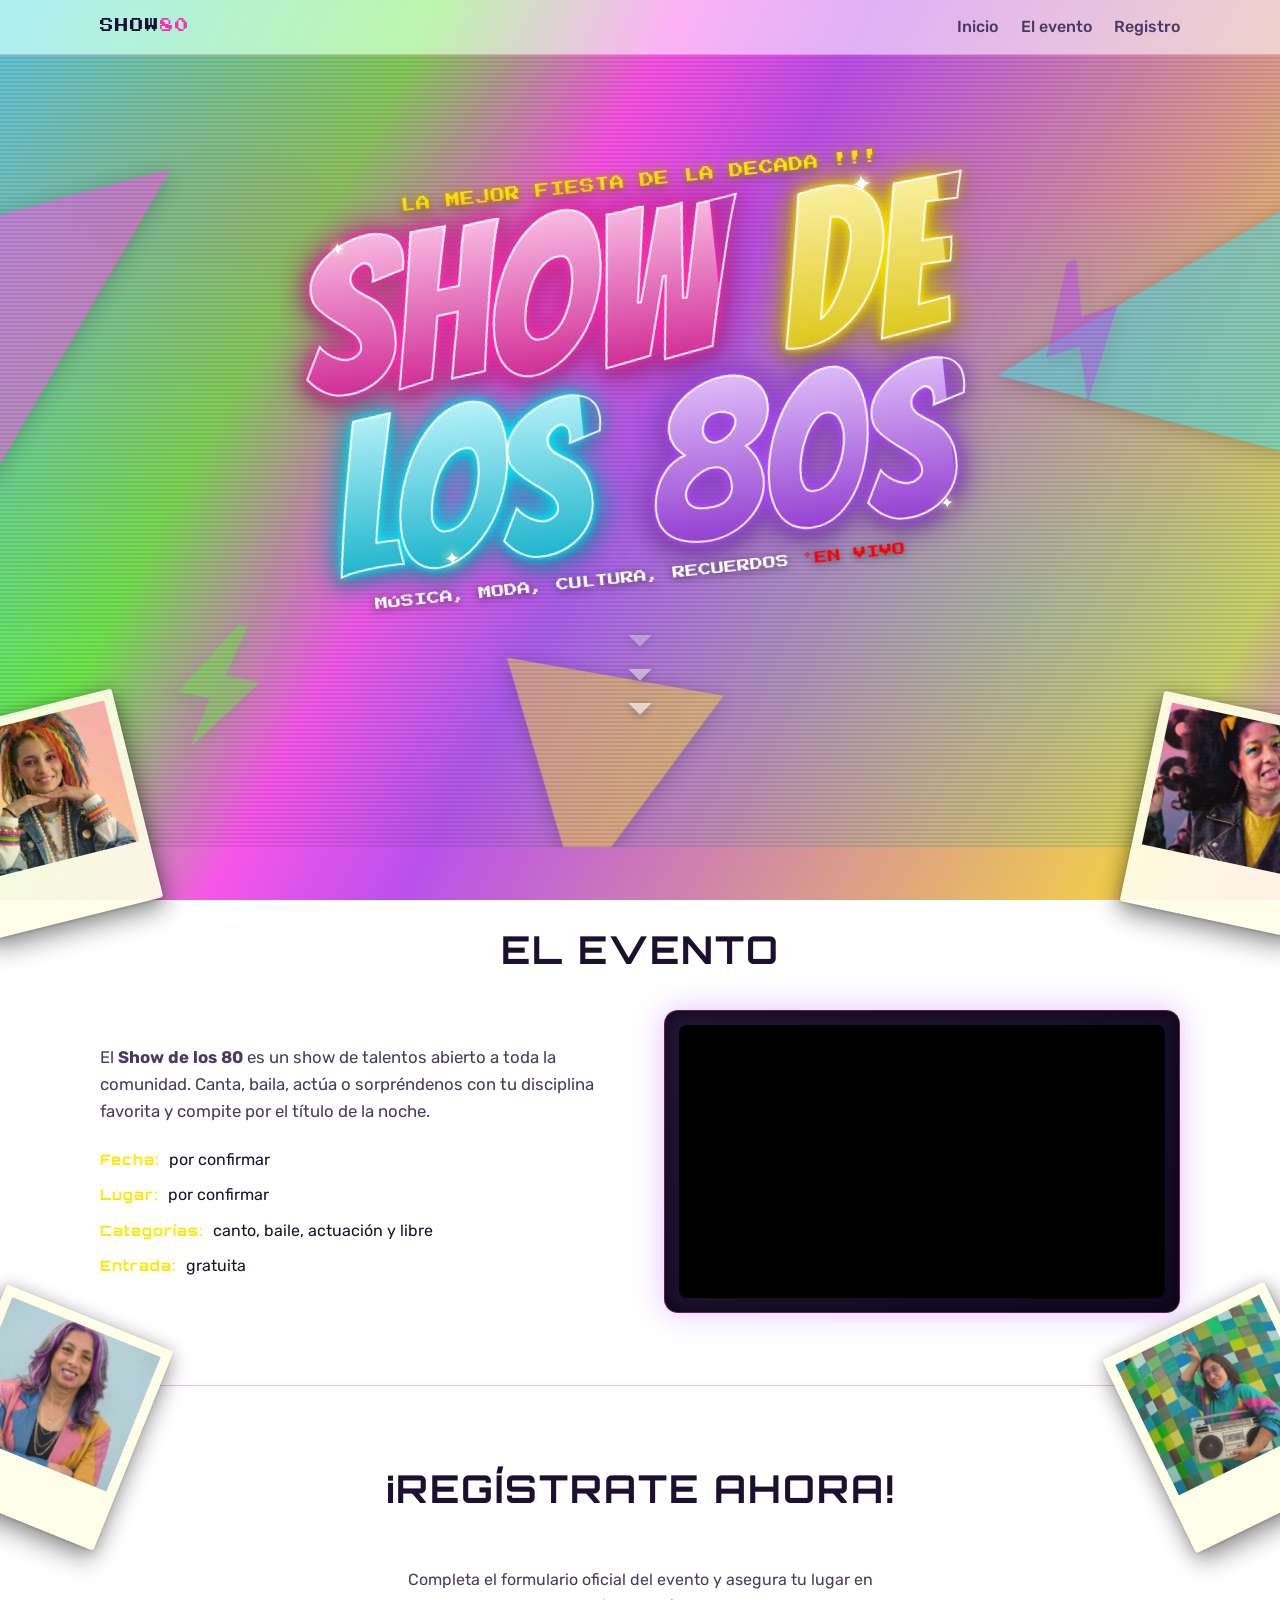
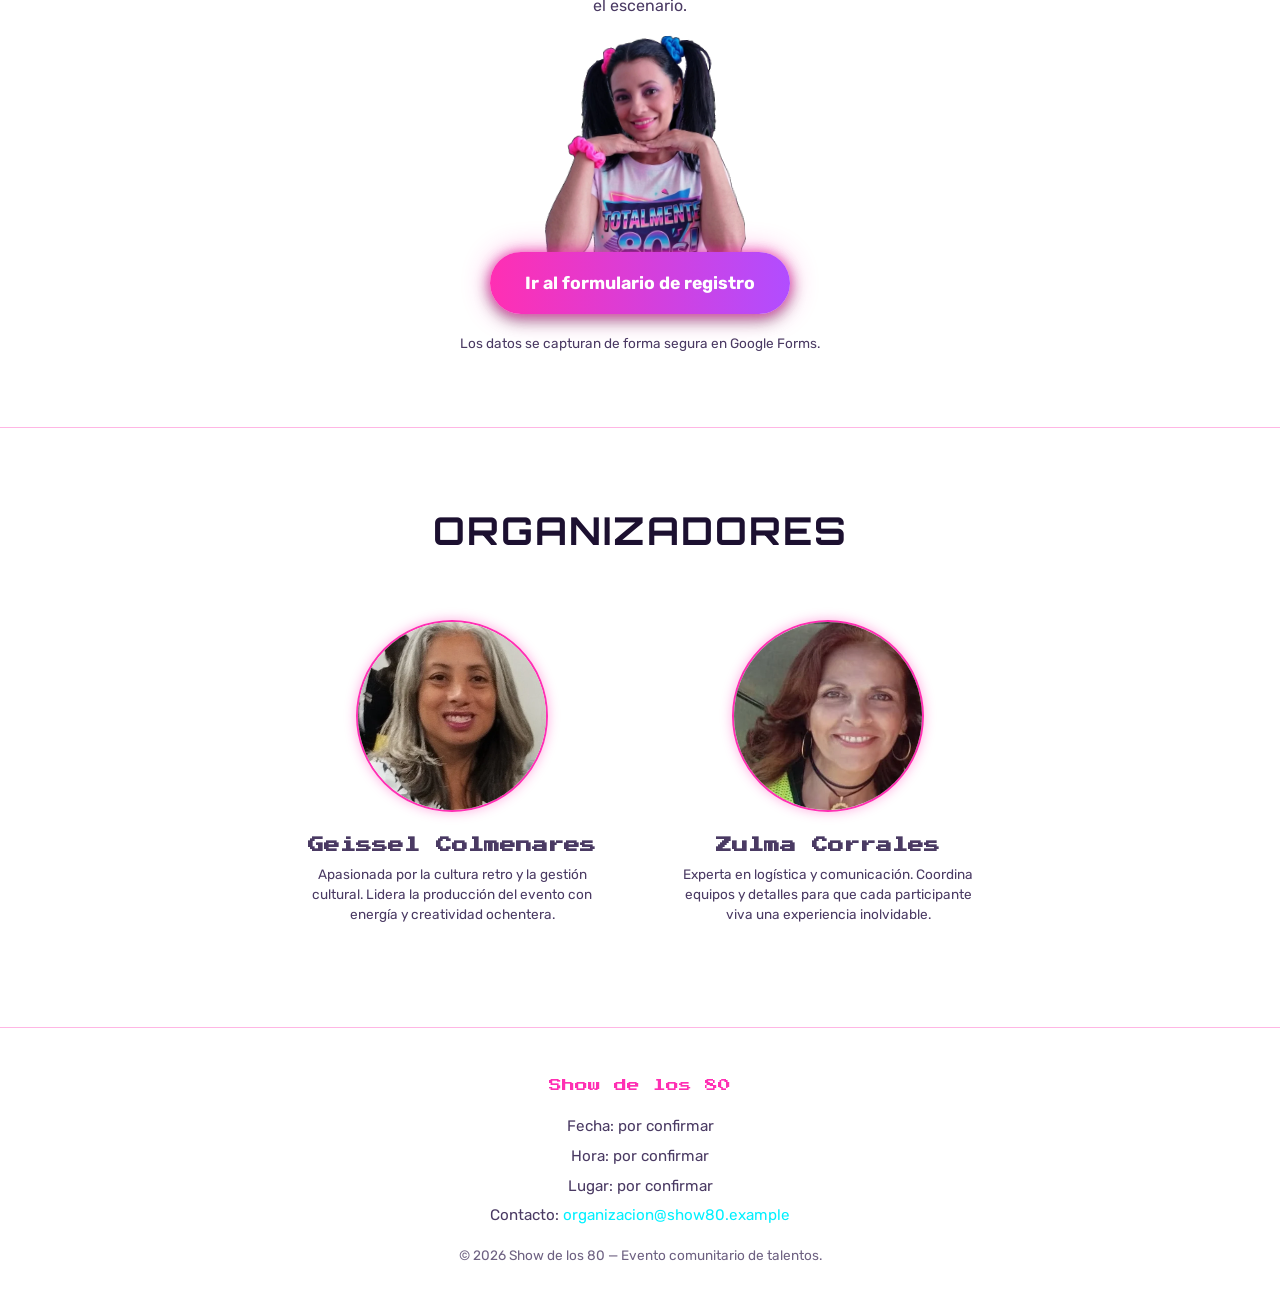
<file: index.html>
<!DOCTYPE html>
<html lang="es">
<head>
  <meta charset="UTF-8">
  <meta name="viewport" content="width=device-width, initial-scale=1.0, maximum-scale=1">
  <meta name="description" content="Show de los 80: show de talentos con música, baile y diversión retro. Regístrate y participa.">
  <title>Show de los 80 | Show de talentos</title>
  <link rel="preconnect" href="https://fonts.googleapis.com">
  <link rel="preconnect" href="https://fonts.gstatic.com" crossorigin>
  <link href="https://fonts.googleapis.com/css2?family=Bangers&family=Orbitron:wght@500;700;900&family=Press+Start+2P&family=Rubik:wght@400;500;700&display=swap" rel="stylesheet">
  <link rel="stylesheet" href="css/styles.css">
</head>
<body>

  <header class="site-header">
    <nav class="navbar container" aria-label="Navegación principal">
      <a href="#inicio" class="navbar__logo">SHOW<span class="navbar__logo-accent">80</span></a>
      <ul class="navbar__links">
        <li><a href="#inicio">Inicio</a></li>
        <li><a href="#info">El evento</a></li>
        <li><a href="#registro">Registro</a></li>
      </ul>
    </nav>
  </header>

  <main>

    <section id="inicio" class="hero">
      <div class="hero__triangles" aria-hidden="true">
        <svg class="triangle triangle--left" viewBox="0 0 100 100" width="260" height="260">
          <polygon points="100,0 0,0 0,100" fill="#F755E9" />
        </svg>
        <svg class="triangle triangle--right" viewBox="0 0 100 100" width="300" height="300">
          <polygon points="100,100 100,0 0,100" fill="#48dae5" />
        </svg>
        <svg class="triangle triangle--bottom" viewBox="0 0 100 100" width="220" height="220">
          <polygon points="0,0 100,0 50,100" fill="#efcc4e" />
        </svg>
        <svg class="ray ray--1" viewBox="0 0 100 100" width="130" height="130" aria-hidden="true">
          <polygon points="55,0 20,60 45,60 38,100 80,40 53,40 62,0" fill="#6ce949" />
        </svg>
        <svg class="ray ray--2" viewBox="0 0 100 100" width="140" height="140" aria-hidden="true">
          <polygon points="55,0 20,60 45,60 38,100 80,40 53,40 62,0" fill="#b951eb" />
        </svg>
      </div>
      <div class="hero__content container">
        <p class="hero__eyebrow">La mejor fiesta de la decada !!!</p>
        <h1 class="hero__title">
          <span class="hero__line">
            <span class="neon-word neon-word--pink">SHOW</span>
            <span class="neon-word neon-word--yellow">DE</span>
          </span>
          <span class="hero__line">
            <span class="neon-word neon-word--turquoise">LOS</span>
            <span class="neon-word neon-word--purple">80s</span>
          </span>
          <span class="spark spark--1" aria-hidden="true">✦</span>
          <span class="spark spark--2" aria-hidden="true">✦</span>
          <span class="spark spark--3" aria-hidden="true">✦</span>
          <span class="spark spark--4" aria-hidden="true">✦</span>
        </h1>
        <p class="hero__tagline">MÚSICA, MODA, CULTURA, RECUERDOS <span style="color: red;">°EN VIVO</span></p>
        <div class="hero__cta">
          <div class="hero__arrows" aria-hidden="true">
            <svg class="arrow" viewBox="0 0 24 24" width="28" height="28">
              <polygon points="12,22 22,12 2,12" fill="#fff" fill-opacity="0.35" />
            </svg>
            <svg class="arrow" viewBox="0 0 24 24" width="28" height="28">
              <polygon points="12,22 22,12 2,12" fill="#fff" fill-opacity="0.5" />
            </svg>
            <svg class="arrow" viewBox="0 0 24 24" width="28" height="28">
              <polygon points="12,22 22,12 2,12" fill="#fff" fill-opacity="0.65" />
            </svg>
          </div>
        </div>
      </div>
      <div class="hero__scanlines" aria-hidden="true"></div>
    </section>

    <section id="info" class="info container">
      <div class="scattered-photos" aria-hidden="true">
        <img class="scattered-photo" src="assets/imagen_1.webp" alt="" loading="lazy">
        <img class="scattered-photo" src="assets/imagen_2.webp" alt="" loading="lazy">
        <img class="scattered-photo" src="assets/imagen_3.webp" alt="" loading="lazy">
        <img class="scattered-photo" src="assets/imagen_5.webp" alt="" loading="lazy">
      </div>
      <h2 class="section__title">El evento</h2>
      <div class="info__grid">
        <div class="info__text">
          <p>El <strong>Show de los 80</strong> es un show de talentos abierto a toda la comunidad. Canta, baila, actúa o sorpréndenos con tu disciplina favorita y compite por el título de la noche.</p>
          <ul class="info__list">
            <li><span class="info__list-label">Fecha:</span> por confirmar</li>
            <li><span class="info__list-label">Lugar:</span> por confirmar</li>
            <li><span class="info__list-label">Categorías:</span> canto, baile, actuación y libre</li>
            <li><span class="info__list-label">Entrada:</span> gratuita</li>
          </ul>
        </div>
        <div class="info__video">
          <div class="crt-wrapper">
            <div class="crt">
              <div class="crt__screen">
                <iframe
                  src="https://www.youtube.com/embed/FyPVZwp3NG4"
                  title="Video promocional del Show de los 80"
                  loading="lazy"
                  allow="accelerometer; autoplay; clipboard-write; encrypted-media; gyroscope; picture-in-picture"
                  allowfullscreen></iframe>
              </div>
              <noscript>
                <p>No se pudo cargar el video promocional. Activa JavaScript o visita nuestro canal de YouTube.</p>
              </noscript>
            </div>
          </div>
        </div>
      </div>
    </section>

    <section id="registro" class="registro">
      <div class="container registro__content">
        <h2 class="section__title">¡Regístrate ahora!</h2>
        <p>Completa el formulario oficial del evento y asegura tu lugar en el escenario.</p>
        <img class="registro__photo" src="assets/imagen_4.webp" alt="Participante apoyada sobre el botón de registro" loading="lazy">
        <a
          class="btn btn--primary btn--lg"
          href="https://forms.gle/dvqAAijZHPnaEFZq8"
          target="_blank"
          rel="noopener noreferrer">Ir al formulario de registro</a>
        <p class="registro__note">Los datos se capturan de forma segura en Google Forms.</p>
      </div>
    </section>

    <section id="organizers" class="organizers container">
      <h2 class="section__title">Organizadores</h2>
      <div class="organizers__grid">
        <article class="organizer-card">
          <img class="organizer-card__photo" src="assets/organizers/geissel.webp" alt="Foto de Geissel Colmenares" width="200" height="200" loading="lazy">
          <h3 class="organizer-card__name">Geissel Colmenares</h3>
          <p class="organizer-card__bio">Apasionada por la cultura retro y la gestión cultural. Lidera la producción del evento con energía y creatividad ochentera.</p>
        </article>
        <article class="organizer-card">
          <img class="organizer-card__photo" src="assets/organizers/zulma.webp" alt="Foto de Zulma Corrales" width="200" height="200" loading="lazy">
          <h3 class="organizer-card__name">Zulma Corrales</h3>
          <p class="organizer-card__bio">Experta en logística y comunicación. Coordina equipos y detalles para que cada participante viva una experiencia inolvidable.</p>
        </article>
      </div>
    </section>

  </main>

  <footer class="site-footer">
    <div class="container site-footer__content">
      <p class="site-footer__title">Show de los 80</p>
      <ul class="site-footer__info">
        <li>Fecha: por confirmar</li>
        <li>Hora: por confirmar</li>
        <li>Lugar: por confirmar</li>
        <li>Contacto: <a href="mailto:organizacion@show80.example">organizacion@show80.example</a></li>
      </ul>
      <p class="site-footer__credit">&copy; 2026 Show de los 80 &mdash; Evento comunitario de talentos.</p>
    </div>
  </footer>

</body>
</html>
</file>
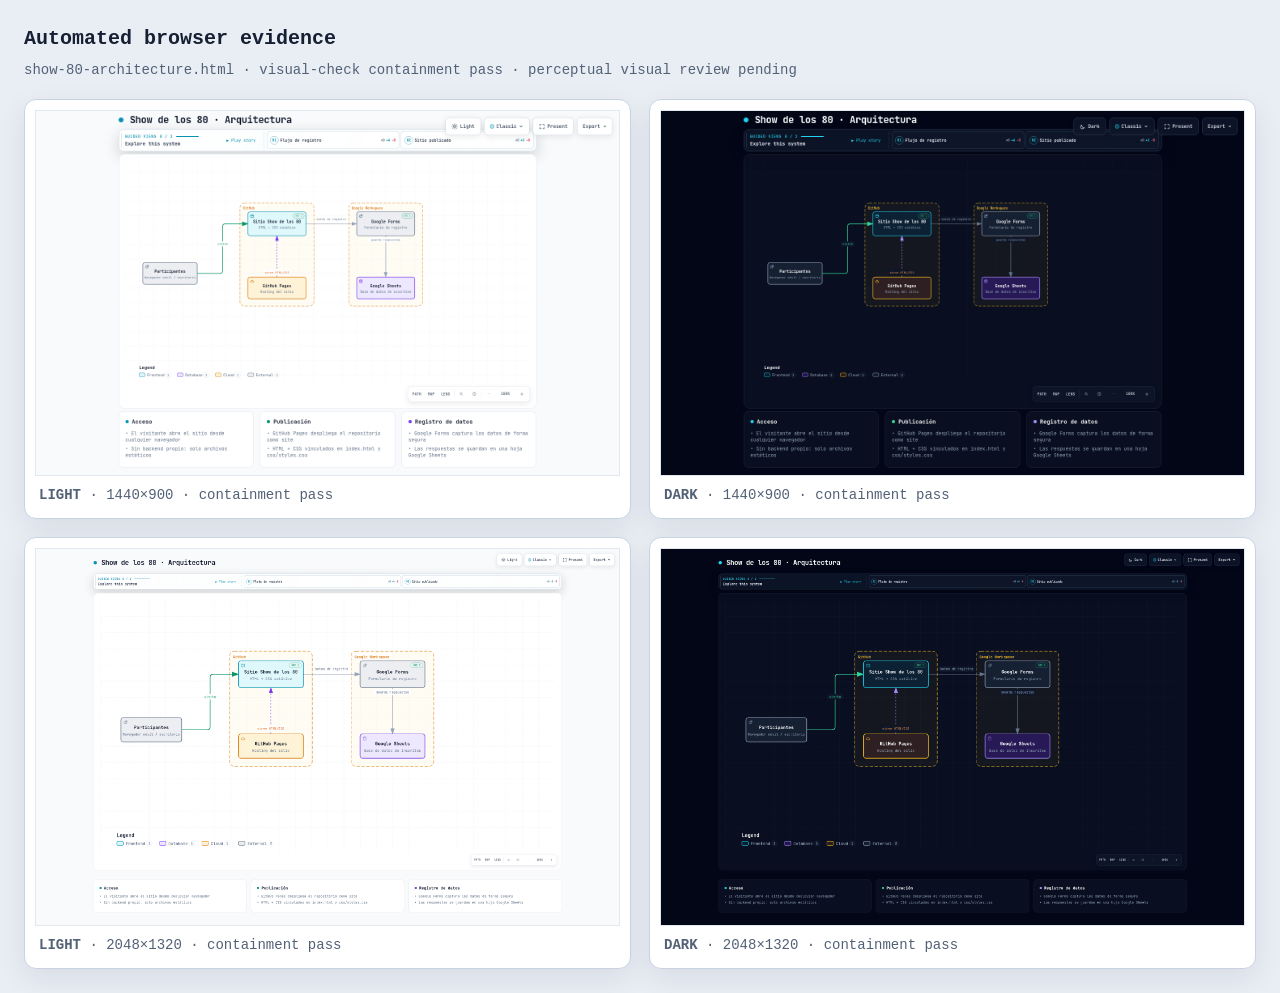
<file: diagrams/show-80-architecture.visual-check.html>
<!doctype html>
<html lang="en">
<head>
<meta charset="utf-8">
<meta name="viewport" content="width=device-width,initial-scale=1">
<title>Archify automated browser evidence · show-80-architecture.html</title>
<style>
*{box-sizing:border-box}body{margin:0;padding:24px;background:#e9eef5;color:#172033;font:14px/1.5 ui-monospace,SFMono-Regular,Menlo,Consolas,monospace}header{max-width:1500px;margin:0 auto 18px}h1{margin:0 0 6px;font-size:20px}p{margin:0;color:#526176}.grid{max-width:1500px;margin:auto;display:grid;grid-template-columns:repeat(2,minmax(0,1fr));gap:18px}figure{margin:0;padding:10px;background:white;border:1px solid #c9d4e3;border-radius:12px;box-shadow:0 10px 30px rgba(15,23,42,.08)}img{display:block;width:100%;height:auto;border:1px solid #e2e8f0}figcaption{padding:9px 4px 2px;color:#526176}@media(max-width:900px){.grid{grid-template-columns:1fr}}
</style>
</head>
<body>
<header><h1>Automated browser evidence</h1><p>show-80-architecture.html · visual-check containment pass · perceptual visual review pending</p></header>
<main class="grid">
      <figure>
        <img src="show-80-architecture.visual-check.1440x900.light.png" alt="light 1440 by 900">
        <figcaption><strong>LIGHT</strong> · 1440×900 · containment pass</figcaption>
      </figure>
      <figure>
        <img src="show-80-architecture.visual-check.1440x900.dark.png" alt="dark 1440 by 900">
        <figcaption><strong>DARK</strong> · 1440×900 · containment pass</figcaption>
      </figure>
      <figure>
        <img src="show-80-architecture.visual-check.2048x1320.light.png" alt="light 2048 by 1320">
        <figcaption><strong>LIGHT</strong> · 2048×1320 · containment pass</figcaption>
      </figure>
      <figure>
        <img src="show-80-architecture.visual-check.2048x1320.dark.png" alt="dark 2048 by 1320">
        <figcaption><strong>DARK</strong> · 2048×1320 · containment pass</figcaption>
      </figure>
</main>
</body>
</html>
</file>
<file: css/styles.css>
:root {
  --bg: #0a0614;
  --bg-alt: #120a22;
  --surface: #1b1130;
  --neon-pink: #ff2fb3;
  --neon-cyan: #00f0ff;
  --neon-yellow: #ffe600;
  --neon-purple: #b14dff;

  --word-pink: #c80f85;
  --word-yellow: #d9c000;
  --word-turquoise: #00a8c4;
  --word-purple: #8628c9;
  --word-pink-light: #ffd1f0;
  --word-yellow-light: #fff6b8;
  --word-turquoise-light: #ccfbff;
  --word-purple-light: #e9cfff;
  --text: #1c1030;
  --text-dim: #4a3a63;
  --border: rgba(255, 47, 179, 0.35);
  --bg-gradient: linear-gradient(118deg, #48dae5 0%, #6ce949 25%, #F755E9 39%, #b951eb 50%, #efcc4e 90%, #f755e9 100%);

  --font-title: "Orbitron", sans-serif;
  --font-graffiti: "Bangers", "Orbitron", cursive;
  --font-retro: "Press Start 2P", cursive;
  --font-body: "Rubik", system-ui, sans-serif;

  --radius: 14px;
  --max-w: 1080px;

  --glass-alpha: 0.55;
  --glass-blur: 4px;
  --card-blur: 12px;
  --header-blur: 8px;
  --opacity-triangle: 0.55;
  --opacity-scanline: 0.18;
}

*,
*::before,
*::after {
  box-sizing: border-box;
  margin: 0;
  padding: 0;
}

html {
  scroll-behavior: smooth;
}

body {
  background: var(--bg-gradient);
  color: var(--text);
  font-family: var(--font-body);
  line-height: 1.6;
  overflow-x: hidden;
}

@media (hover: hover) and (pointer: fine) {
  body {
    background-attachment: fixed;
  }
}

.container {
  width: min(100% - 2.5rem, var(--max-w));
  margin-inline: auto;
}

/* ---------- Accesibilidad ---------- */

:focus-visible {
  outline: 3px solid var(--neon-cyan);
  outline-offset: 3px;
}

/* ---------- Header ---------- */

.site-header {
  position: sticky;
  top: 0;
  z-index: 50;
  background: rgba(255, 255, 255, var(--glass-alpha));
  backdrop-filter: blur(var(--header-blur));
  border-bottom: 1px solid var(--border);
}

.navbar {
  display: flex;
  align-items: center;
  justify-content: space-between;
  padding-block: 0.9rem;
}

.navbar__logo {
  font-family: var(--font-retro);
  font-size: 0.85rem;
  color: var(--text);
  text-decoration: none;
  letter-spacing: 1px;
}

.navbar__logo-accent {
  color: var(--neon-pink);
}

.navbar__links {
  display: flex;
  gap: 1.4rem;
  list-style: none;
}

.navbar__links a {
  color: var(--text-dim);
  text-decoration: none;
  font-weight: 500;
  transition: color 0.2s ease;
}

.navbar__links a:hover {
  color: var(--neon-cyan);
}

/* ---------- Hero ---------- */

.hero {
  position: relative;
  display: flex;
  align-items: center;
  min-height: 88vh;
  padding-block: 4rem 5rem;
  background:
    radial-gradient(ellipse at 20% 20%, rgba(255, 47, 179, 0.25), transparent 55%),
    radial-gradient(ellipse at 80% 70%, rgba(0, 240, 255, 0.22), transparent 55%);
  text-align: center;
}

.hero__triangles {
  position: absolute;
  inset: 0;
  overflow: hidden;
  pointer-events: none;
  z-index: 0;
}

.triangle {
  position: absolute;
  opacity: var(--opacity-triangle);
  filter: drop-shadow(0 4px 10px rgba(0, 0, 0, 0.35));
}

.triangle--left {
  left: -4%;
  top: 18%;
  transform: rotate(-15deg);
}

.triangle--right {
  right: -4%;
  top: 8%;
  transform: rotate(15deg);
}

.triangle--bottom {
  bottom: -6%;
  left: 38%;
  transform: rotate(10deg);
}

.ray {
  position: absolute;
  opacity: 0.5;
  filter: drop-shadow(0 0 8px rgba(255, 255, 255, 0.35)) drop-shadow(0 3px 8px rgba(0, 0, 0, 0.3));
}

.ray--1 {
  left: 12%;
  bottom: 12%;
  transform: rotate(12deg);
}

.ray--2 {
  right: 10%;
  top: 26%;
  transform: rotate(-18deg);
}

.hero__content {
  position: relative;
  z-index: 1;
  display: flex;
  flex-direction: column;
  align-items: center;
  gap: 1.6rem;
}

.hero__eyebrow {
  font-family: var(--font-retro);
  font-size: 0.9rem;
  color: var(--neon-yellow);
  letter-spacing: 1px;
  text-transform: uppercase;
  transform: rotate(-6deg);
  filter: drop-shadow(0 0 5px rgba(255, 230, 0, 0.9)) drop-shadow(0 2px 4px rgba(0, 0, 0, 0.5));
}

.hero__title {
  position: relative;
  font-family: var(--font-graffiti);
  font-size: clamp(7.5rem, 20.6vw, 15.8rem);
  font-weight: 400;
  line-height: 1.02;
  letter-spacing: 1px;
  text-transform: uppercase;
  transform: rotate(-6deg);
}

.hero__line {
  display: block;
  margin-block: -0.18em;
}

.neon-word {
  display: inline-block;
  margin-right: 0.08em;
  -webkit-text-stroke: 1.8px #fff;
  paint-order: stroke fill;
  -webkit-background-clip: text;
  background-clip: text;
  -webkit-text-fill-color: transparent;
  color: transparent;
  letter-spacing: 0;
}

.neon-word--pink {
  background-image: linear-gradient(180deg, var(--word-pink-light), var(--word-pink));
  filter: drop-shadow(0 0 5px #ff2fb3) drop-shadow(0 0 16px rgba(255, 47, 179, 0.95)) drop-shadow(0 4px 8px rgba(0, 0, 0, 0.55));
}

.neon-word--yellow {
  background-image: linear-gradient(180deg, var(--word-yellow-light), var(--word-yellow));
  filter: drop-shadow(0 0 5px #ffe600) drop-shadow(0 0 16px rgba(255, 230, 0, 0.95)) drop-shadow(0 4px 8px rgba(0, 0, 0, 0.55));
}

.neon-word--turquoise {
  background-image: linear-gradient(180deg, var(--word-turquoise-light), var(--word-turquoise));
  filter: drop-shadow(0 0 5px #00f0ff) drop-shadow(0 0 16px rgba(0, 240, 255, 0.95)) drop-shadow(0 4px 8px rgba(0, 0, 0, 0.55));
}

.neon-word--purple {
  background-image: linear-gradient(180deg, var(--word-purple-light), var(--word-purple));
  filter: drop-shadow(0 0 5px #b14dff) drop-shadow(0 0 16px rgba(177, 77, 255, 0.95)) drop-shadow(0 4px 8px rgba(0, 0, 0, 0.55));
}

.spark {
  position: absolute;
  font-size: 1.4rem;
  color: #fff;
  text-shadow: 0 0 8px #fff, 0 0 16px #ffe600;
  pointer-events: none;
}

.spark--1 {
  top: -0.5em;
  left: 6%;
  font-size: 1.1rem;
}

.spark--2 {
  top: -0.9em;
  right: 12%;
  font-size: 1.6rem;
}

.spark--3 {
  bottom: -0.4em;
  left: 18%;
  font-size: 1.2rem;
}

.spark--4 {
  bottom: -0.2em;
  right: 5%;
  font-size: 1rem;
}

.hero__tagline {
  max-width: 42ch;
  color: #fff;
  font-size: 0.81rem;
  font-family: var(--font-retro);
  transform: rotate(-6deg);
  filter: drop-shadow(0 2px 4px rgba(0, 0, 0, 0.5));
}

.hero__cta {
  display: flex;
  flex-wrap: wrap;
  justify-content: center;
  gap: 1rem;
  margin-top: 0.5rem;
}

.hero__arrows {
  display: flex;
  flex-direction: column;
  align-items: center;
  gap: 6px;
  animation: arrow-bounce 2s ease-in-out infinite;
}

.arrow {
  filter: drop-shadow(0 2px 4px rgba(0, 0, 0, 0.4));
}

@keyframes arrow-bounce {
  0%, 100% { transform: translateY(0); }
  50% { transform: translateY(8px); }
}

.hero__scanlines {
  position: absolute;
  inset: 0;
  pointer-events: none;
  opacity: 0.5;
  background: repeating-linear-gradient(
    to bottom,
    transparent 0 2px,
    rgba(0, 0, 0, var(--opacity-scanline)) 2px 4px
  );
}

/* ---------- Botones ---------- */

.btn {
  display: inline-block;
  padding: 0.85rem 1.7rem;
  border-radius: 999px;
  font-family: var(--font-body);
  font-weight: 700;
  font-size: 1rem;
  text-decoration: none;
  transition: transform 0.15s ease, box-shadow 0.15s ease, background 0.15s ease;
}

.btn--primary {
  background: linear-gradient(90deg, var(--neon-pink), var(--neon-purple));
  color: #fff;
  box-shadow:
    0 0 12px rgba(255, 47, 179, 0.7),
    0 0 28px rgba(255, 47, 179, 0.45),
    0 6px 16px rgba(0, 0, 0, 0.45);
}

.btn--primary:hover {
  transform: translateY(-2px);
  box-shadow:
    0 0 16px rgba(255, 47, 179, 0.9),
    0 0 36px rgba(255, 47, 179, 0.6),
    0 8px 20px rgba(0, 0, 0, 0.5);
}

.btn--ghost {
  border: 2px solid var(--neon-cyan);
  color: var(--neon-cyan);
}

.btn--ghost:hover {
  background: rgba(0, 240, 255, 0.12);
}

.btn--lg {
  padding: 1.05rem 2.2rem;
  font-size: 1.1rem;
}

/* ---------- Secciones genéricas ---------- */

.section__title {
  font-family: var(--font-title);
  font-size: clamp(1.6rem, 4vw, 2.4rem);
  font-weight: 700;
  text-transform: uppercase;
  letter-spacing: 2px;
  margin-bottom: 1.8rem;
  text-align: center;
}

/* ---------- Info + video ---------- */

.info {
  padding-block: 4.5rem;
}

.info__grid {
  display: grid;
  grid-template-columns: 1fr;
  gap: 2.5rem;
  align-items: center;
}

.info__text p {
  color: var(--text-dim);
  font-size: 1.05rem;
  margin-bottom: 1.4rem;
}

.info__list {
  list-style: none;
  display: grid;
  gap: 0.6rem;
}

.info__list-label {
  font-family: var(--font-title);
  font-weight: 700;
  font-size: 0.9rem;
  letter-spacing: 1px;
  color: var(--neon-yellow);
  margin-right: 0.4rem;
}

/* Fotos sueltas alrededor de toda la sección info */

#info {
  position: relative;
  overflow: visible;
}

.info {
  position: relative;
}

.scattered-photos {
  position: absolute;
  inset: -100px;
  z-index: 30;
  pointer-events: none;
}

.scattered-photo {
  position: absolute;
  width: 180px;
  height: 215px;
  object-fit: cover;
  padding: 10px 10px 60px;
  background: #f7f3ea;
  border-radius: 3px;
  box-shadow:
    0 10px 24px rgba(0, 0, 0, 0.35),
    0 1px 3px rgba(0, 0, 0, 0.2);
  opacity: 0.92;
  filter: sepia(0.18) saturate(1.15) contrast(1.02) drop-shadow(0 2px 8px rgba(0, 0, 0, 0.25));
  transition: transform 0.3s ease, opacity 0.3s ease, box-shadow 0.3s ease;
  pointer-events: auto;
  --rotation: 0deg;
  transform: rotate(var(--rotation));
}

.scattered-photo:hover {
  opacity: 1;
  transform: scale(1.5) rotate(0deg) !important;
  z-index: 10;
  box-shadow:
    0 14px 30px rgba(0, 0, 0, 0.45),
    0 0 0 2px rgba(0, 240, 255, 0.4);
}

.scattered-photo:nth-child(1) {
  top: -40px;
  left: -40px;
  --rotation: -14deg;
}

.scattered-photo:nth-child(2) {
  top: -40px;
  right: -40px;
  --rotation: 12deg;
}

.scattered-photo:nth-child(3) {
  bottom: -40px;
  left: -40px;
  --rotation: 22deg;
}

.scattered-photo:nth-child(4) {
  bottom: -40px;
  right: -40px;
  --rotation: -26deg;
}

.info__video {
  position: relative;
  z-index: 1;
}

.crt {
  width: 100%;
  max-width: 560px;
  margin-inline: auto;
  padding: 14px;
  border-radius: var(--radius);
  background: linear-gradient(145deg, #241538, #120a22);
  border: 1px solid var(--border);
  box-shadow: 0 0 30px rgba(177, 77, 255, 0.35), inset 0 0 20px rgba(0, 0, 0, 0.6);
}

.crt__screen {
  position: relative;
  overflow: hidden;
  border-radius: 8px;
  aspect-ratio: 16 / 9;
  background: #000;
}

.crt__screen iframe {
  width: 100%;
  height: 100%;
  border: 0;
  display: block;
}

.crt::after {
  content: "";
  position: absolute;
  inset: 0;
  border-radius: var(--radius);
  pointer-events: none;
}

/* ---------- Registro ---------- */

.registro {
  padding-block: 4.5rem;
  background: rgba(255, 255, 255, 0.15);
  backdrop-filter: blur(var(--glass-blur));
  border-block: 1px solid var(--border);
}

.registro__content {
  text-align: center;
  display: flex;
  flex-direction: column;
  align-items: center;
  gap: 1.2rem;
}

.registro__content p {
  color: var(--text-dim);
  max-width: 48ch;
}

.registro__photo {
  position: relative;
  width: 200px;
  border-radius: 18px;
  clip-path: inset(0 0 2px 0);
  margin-bottom: -2.6rem;
  transform: rotate(-4deg);
  z-index: 0;
}

.registro .btn {
  position: relative;
  z-index: 1;
}

.registro__note {
  font-size: 0.85rem;
}

/* ---------- Footer ---------- */

.site-footer {
  padding-block: 3rem 2.5rem;
  background: rgba(255, 255, 255, 0.15);
  backdrop-filter: blur(var(--glass-blur));
  border-top: 1px solid var(--border);
}

.site-footer__content {
  display: flex;
  flex-direction: column;
  align-items: center;
  gap: 1.1rem;
  text-align: center;
}

.site-footer__title {
  font-family: var(--font-retro);
  font-size: 0.8rem;
  color: var(--neon-pink);
}

.site-footer__info {
  list-style: none;
  display: grid;
  gap: 0.35rem;
  color: var(--text-dim);
  font-size: 0.95rem;
}

.site-footer__info a {
  color: var(--neon-cyan);
  text-decoration: none;
}

.site-footer__info a:hover {
  text-decoration: underline;
}

.site-footer__credit {
  font-size: 0.85rem;
  color: var(--text-dim);
  opacity: 0.8;
}

/* ---------- Organizadores ---------- */

.organizers {
  padding-block: 4.5rem;
}

.organizers__grid {
  display: grid;
  grid-template-columns: repeat(2, 1fr);
  gap: 2rem;
  align-items: start;
  max-width: 720px;
  margin: 0 auto;
}

.organizer-card {
  background: rgba(255, 255, 255, var(--glass-alpha));
  backdrop-filter: blur(var(--card-blur));
  -webkit-backdrop-filter: blur(var(--card-blur));
  border: 1px solid rgba(255, 255, 255, 0.25);
  border-radius: var(--radius);
  padding: 1.8rem 1.4rem;
  text-align: center;
  transition: border-color 0.25s ease, box-shadow 0.25s ease, transform 0.2s ease, background 0.25s ease;
}

.organizer-card:hover {
  border-color: rgba(0, 240, 255, 0.4);
  box-shadow:
    0 0 18px rgba(0, 240, 255, 0.2),
    0 8px 24px rgba(0, 0, 0, 0.15);
  transform: translateY(-4px);
  background: rgba(255, 255, 255, 0.65);
}

.organizer-card__photo {
  width: 192px;
  height: 192px;
  aspect-ratio: 1 / 1;
  border-radius: 50%;
  object-fit: cover;
  border: 2px solid var(--neon-pink);
  margin-bottom: 1rem;
  box-shadow: 0 0 12px rgba(255, 47, 179, 0.4);
  transition: border-color 0.25s ease, box-shadow 0.25s ease;
}

.organizer-card:hover .organizer-card__photo {
  border-color: var(--neon-cyan);
  box-shadow: 0 0 18px rgba(0, 240, 255, 0.55);
}

.organizer-card__name {
  font-family: var(--font-retro);
  font-size: 1rem;
  margin-bottom: 0.55rem;
  line-height: 1.2;
  color: var(--text-dim);
}

.organizer-card__bio {
  font-family: var(--font-body);
  font-size: 0.85rem;
  color: var(--text-dim);
  line-height: 1.5;
}

/* ---------- Responsive ---------- */

@media (min-width: 768px) {
  .info__grid {
    grid-template-columns: 1fr 1fr;
    gap: 3rem;
  }

  .hero__title {
    font-size: clamp(7.5rem, 16.8vw, 16.8rem);
  }
}

@media (max-width: 640px) {
  .navbar__links {
    gap: 0.9rem;
  }

  .navbar__links a {
    font-size: 0.9rem;
  }

  .hero {
    min-height: 80vh;
  }

  .hero__title {
    font-size: clamp(5.6rem, 26.2vw, 9.4rem);
    letter-spacing: 1px;
  }

  .spark--1 {
    left: 2%;
  }

  .spark--2 {
    right: 4%;
  }

  .spark--3 {
    left: 6%;
  }

  .spark--4 {
    right: 2%;
  }

  .hero__cta {
    flex-direction: column;
    width: 100%;
  }

  .hero__cta .btn {
    width: 100%;
    text-align: center;
  }

  .registro__photo {
    width: 160px;
    margin-bottom: -1.8rem;
  }

  .organizers__grid {
    grid-template-columns: 1fr;
    gap: 1.5rem;
  }

  .organizer-card {
    padding: 1.5rem 1.2rem;
  }

  .organizer-card__photo {
    width: 168px;
    height: 168px;
  }

  .organizer-card__name {
    font-size: 0.8rem;
  }

  .organizer-card__bio {
    font-size: 0.8rem;
  }

  #info {
    padding: 60px 30px;
  }

  .scattered-photos {
    inset: 0;
  }

  .scattered-photo {
    width: 74px;
    height: 92px;
    padding: 5px 5px 26px;
  }

  .scattered-photo:nth-child(1) {
    top: -30px;
    left: 8px;
  }

  .scattered-photo:nth-child(2) {
    top: -30px;
    right: 8px;
  }

  .scattered-photo:nth-child(3) {
    bottom: -14px;
    left: 8px;
  }

  .scattered-photo:nth-child(4) {
    bottom: -14px;
    right: 8px;
  }

}

/* ---------- Preferencias de movimiento ---------- */

@media (prefers-reduced-motion: reduce) {
  html {
    scroll-behavior: auto;
  }

  .hero__arrows {
    animation: none;
  }

  *,
  *::before,
  *::after {
    animation-duration: 0.01ms !important;
    animation-iteration-count: 1 !important;
    transition-duration: 0.01ms !important;
    scroll-behavior: auto !important;
  }
}
</file>
